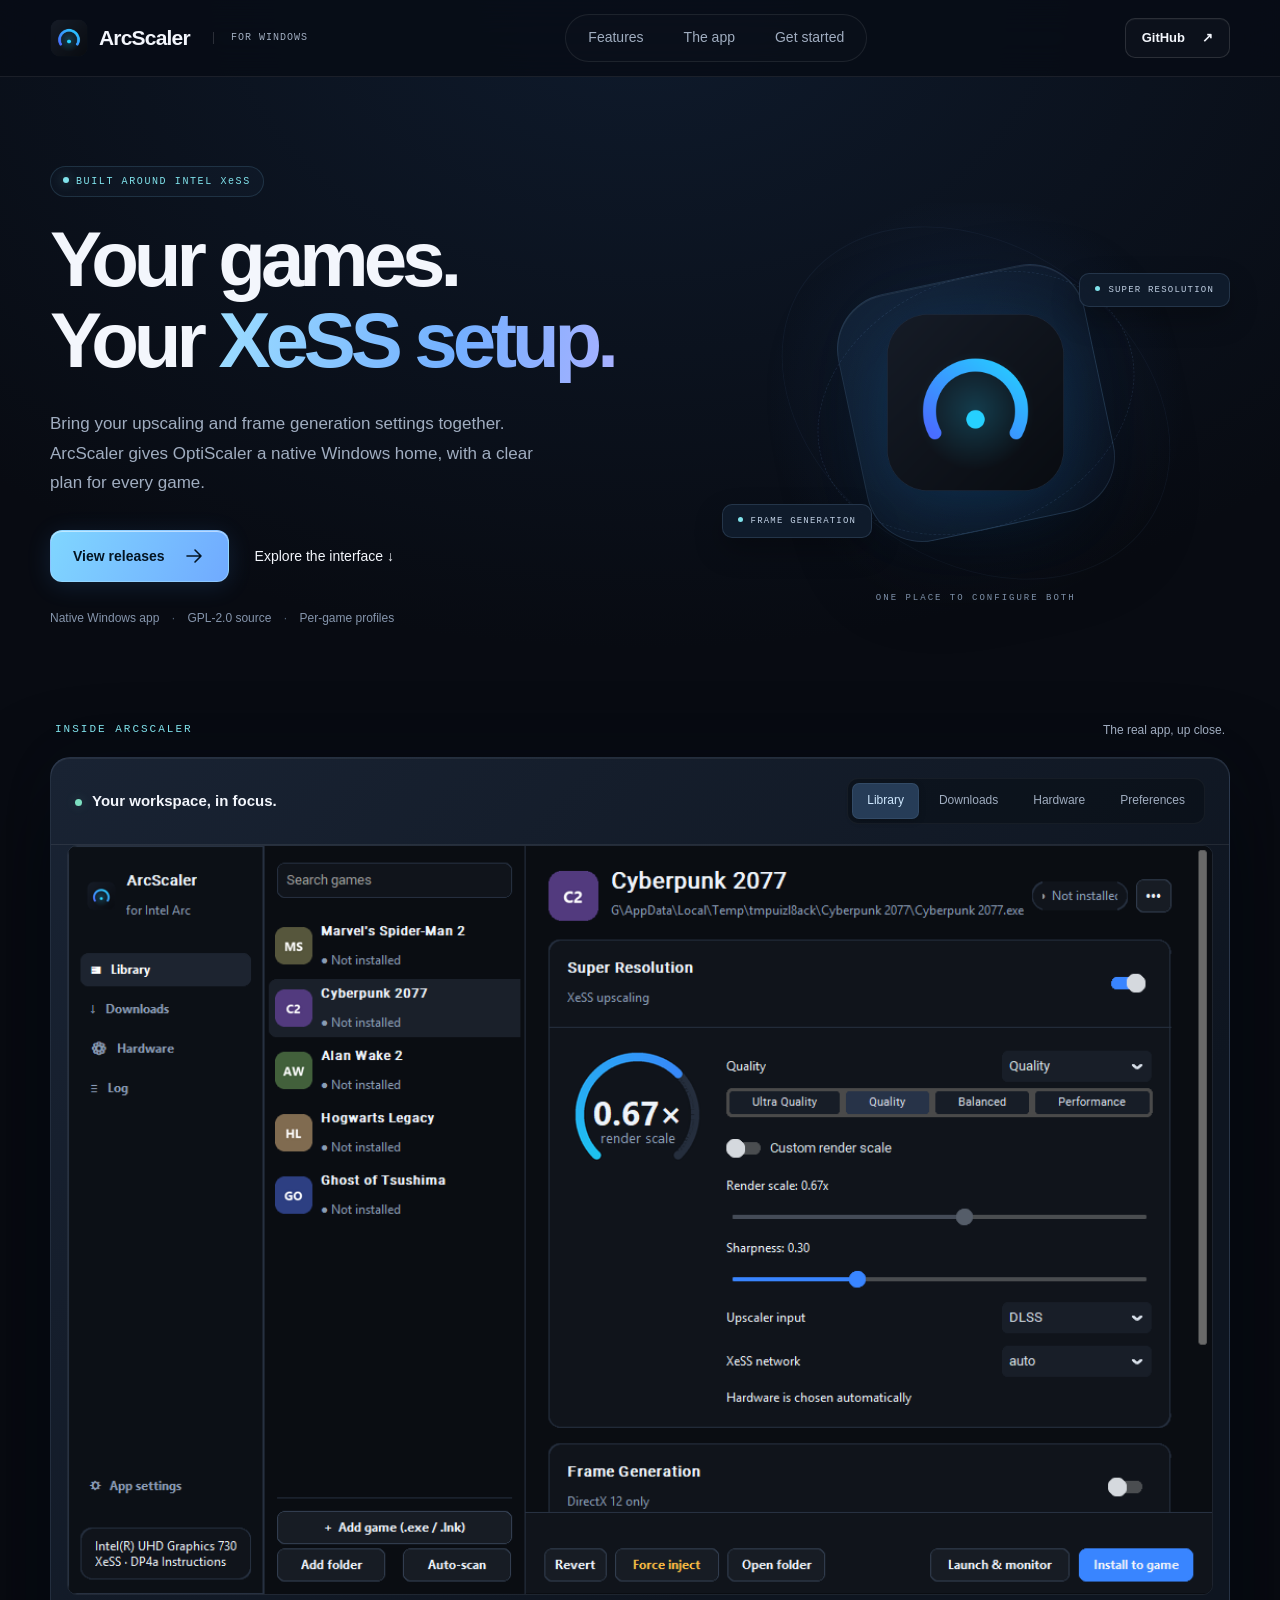
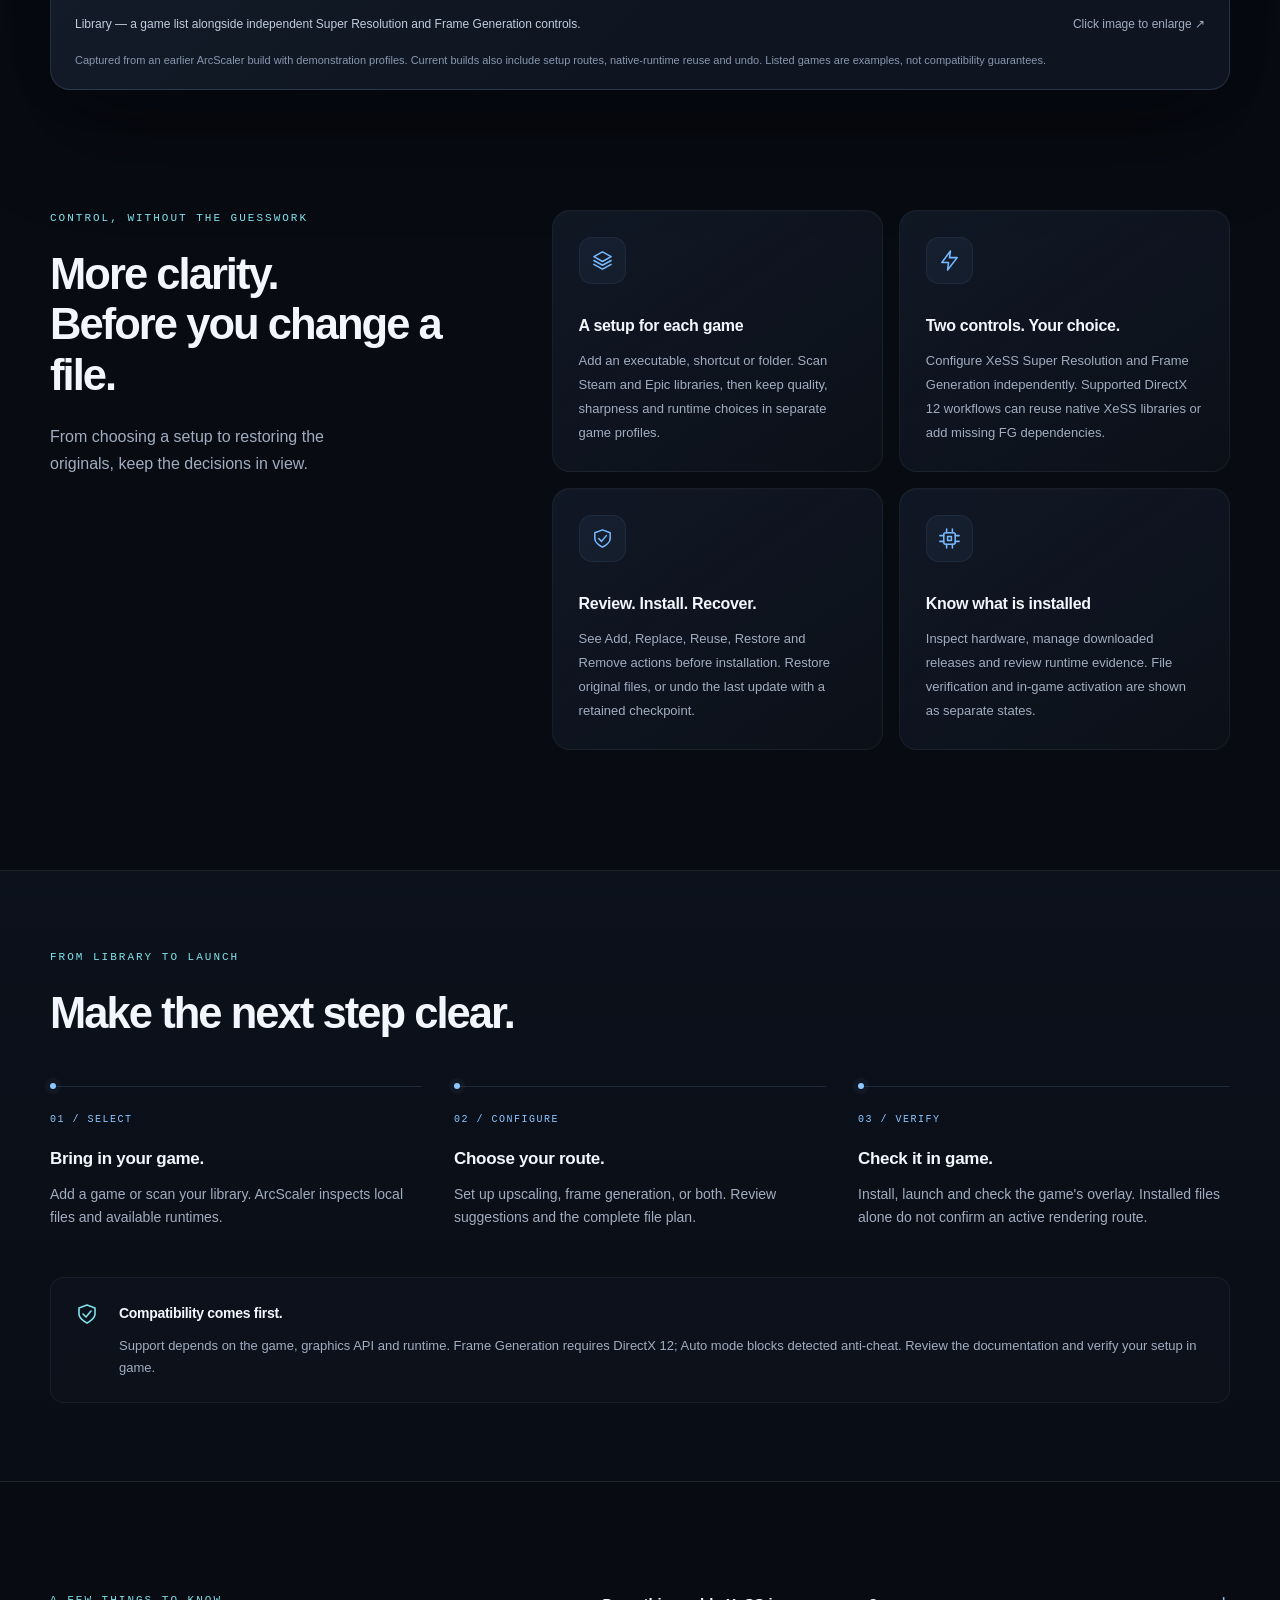
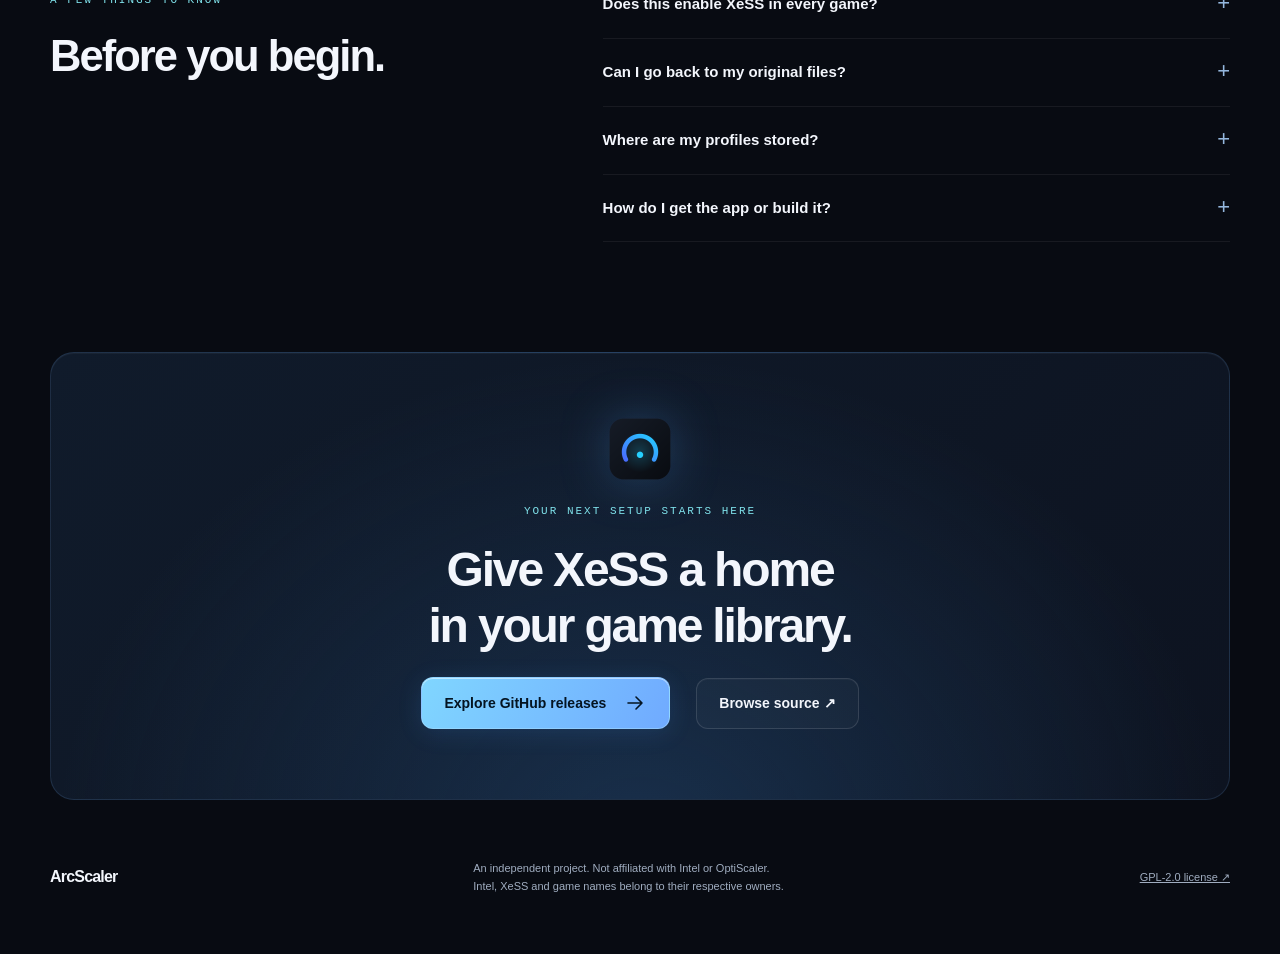
<file: website/index.html>
<!doctype html>
<html lang="en"><head><meta charset="utf-8"><meta name="viewport" content="width=device-width,initial-scale=1"><title>ArcScaler — Your games. Your XeSS setup.</title><meta name="description" content="A native Windows manager for per-game OptiScaler and Intel XeSS configuration. Explore the real ArcScaler interface, installation previews and recovery tools."><meta name="theme-color" content="#090d14"><link rel="icon" href="assets/arcscaler-icon.png"><link rel="stylesheet" href="styles.css"><script src="script.js" defer></script></head>
<body><a class="skip" href="#main">Skip to content</a>
<svg class="symbols" xmlns="http://www.w3.org/2000/svg" aria-hidden="true"><symbol id="arrow" viewBox="0 0 24 24"><path d="M5 12h14m-6-6 6 6-6 6"/></symbol><symbol id="layers" viewBox="0 0 24 24"><path d="m12 3 9 5-9 5-9-5 9-5Zm-9 9 9 5 9-5M3 16l9 5 9-5"/></symbol><symbol id="spark" viewBox="0 0 24 24"><path d="m13 2-9 12h7l-1 8 10-13h-8l1-7Z"/></symbol><symbol id="shield" viewBox="0 0 24 24"><path d="m12 3 8 3v6c0 5-8 9-8 9s-8-4-8-9V6l8-3Z"/><path d="m8 12 3 3 5-6"/></symbol><symbol id="chip" viewBox="0 0 24 24"><rect x="6" y="6" width="12" height="12" rx="2"/><path d="M9 2v4m6-4v4M9 18v4m6-4v4M2 9h4m-4 6h4m12-6h4m-4 6h4M10 10h4v4h-4Z"/></symbol></svg>
<header><nav class="wrap" aria-label="Main navigation"><a class="brand" href="#"><img src="assets/arcscaler-icon.png" alt="" width="38" height="38">ArcScaler<span class="tag">FOR WINDOWS</span></a><div class="navlinks"><a href="#features">Features</a><a href="#interface">The app</a><a href="#guide">Get started</a></div><a class="button small" href="https://github.com/Adib1133/OptiXess">GitHub <span aria-hidden="true">↗</span></a></nav></header>
<main id="main"><section class="hero wrap"><div class="hero-copy"><p class="eyebrow"><span class="dot"></span> BUILT AROUND INTEL XeSS</p><h1>Your games.<br>Your <span>XeSS setup.</span></h1><p class="intro">Bring your upscaling and frame generation settings together. ArcScaler gives OptiScaler a native Windows home, with a clear plan for every game.</p><div class="actions"><a class="button primary" href="https://github.com/Adib1133/OptiXess/releases">View releases <svg><use href="#arrow"/></svg></a><a class="text-link" href="#interface">Explore the interface <span aria-hidden="true">↓</span></a></div><p class="hero-note">Native Windows app <span>·</span> GPL-2.0 source <span>·</span> Per-game profiles</p></div><div class="hero-art" aria-hidden="true"><div class="orbit orbit-one"></div><div class="orbit orbit-two"></div><img src="assets/arcscaler-icon.png" width="240" height="240" alt=""><span class="art-label label-one">SUPER RESOLUTION</span><span class="art-label label-two">FRAME GENERATION</span><span class="art-caption">ONE PLACE TO CONFIGURE BOTH</span></div></section>
<div class="wrap preview-intro"><span class="eyebrow">INSIDE ARCSCALER</span><span class="muted">The real app, up close.</span></div>
<section class="wrap showcase" id="interface" aria-labelledby="interface-title"><div class="showcase-bar"><h2 id="interface-title">Your workspace, in focus.</h2><div class="view-switch" role="group" aria-label="Choose an app screenshot"><button aria-pressed="true" data-view="library">Library</button><button aria-pressed="false" data-view="downloads">Downloads</button><button aria-pressed="false" data-view="hardware">Hardware</button><button aria-pressed="false" data-view="app-settings">Preferences</button></div></div><a id="image-link" href="assets/library.png" target="_blank" rel="noopener" aria-label="Open full-size app screenshot"><img id="app-image" src="assets/library.png" width="1100" height="720" alt="ArcScaler Library showing game profiles, XeSS quality controls and installation actions"></a><div class="capture-caption"><p id="capture-text" aria-live="polite">Library — a game list alongside independent Super Resolution and Frame Generation controls.</p><span>Click image to enlarge ↗</span></div><p class="capture-note">Captured from an earlier ArcScaler build with demonstration profiles. Current builds also include setup routes, native-runtime reuse and undo. Listed games are examples, not compatibility guarantees.</p></section>
<section class="wrap features" id="features"><div class="section-heading"><p class="eyebrow">CONTROL, WITHOUT THE GUESSWORK</p><h2>More clarity.<br>Before you change a file.</h2><p>From choosing a setup to restoring the originals, keep the decisions in view.</p></div><div class="feature-grid"><article><svg><use href="#layers"/></svg><h3>A setup for each game</h3><p>Add an executable, shortcut or folder. Scan Steam and Epic libraries, then keep quality, sharpness and runtime choices in separate game profiles.</p></article><article><svg><use href="#spark"/></svg><h3>Two controls. Your choice.</h3><p>Configure XeSS Super Resolution and Frame Generation independently. Supported DirectX 12 workflows can reuse native XeSS libraries or add missing FG dependencies.</p></article><article><svg><use href="#shield"/></svg><h3>Review. Install. Recover.</h3><p>See Add, Replace, Reuse, Restore and Remove actions before installation. Restore original files, or undo the last update with a retained checkpoint.</p></article><article><svg><use href="#chip"/></svg><h3>Know what is installed</h3><p>Inspect hardware, manage downloaded releases and review runtime evidence. File verification and in-game activation are shown as separate states.</p></article></div></section>
<section class="workflow" id="guide"><div class="wrap"><div class="section-heading"><p class="eyebrow">FROM LIBRARY TO LAUNCH</p><h2>Make the next step clear.</h2></div><div class="steps"><article><span>01 / SELECT</span><h3>Bring in your game.</h3><p>Add a game or scan your library. ArcScaler inspects local files and available runtimes.</p></article><article><span>02 / CONFIGURE</span><h3>Choose your route.</h3><p>Set up upscaling, frame generation, or both. Review suggestions and the complete file plan.</p></article><article><span>03 / VERIFY</span><h3>Check it in game.</h3><p>Install, launch and check the game's overlay. Installed files alone do not confirm an active rendering route.</p></article></div><aside class="compatibility"><svg><use href="#shield"/></svg><div><h3>Compatibility comes first.</h3><p>Support depends on the game, graphics API and runtime. Frame Generation requires DirectX 12; Auto mode blocks detected anti-cheat. Review the documentation and verify your setup in game.</p></div></aside></div></section>
<section class="wrap faq"><div><p class="eyebrow">A FEW THINGS TO KNOW</p><h2>Before you begin.</h2></div><div><details><summary>Does this enable XeSS in every game?</summary><p>No. Game inputs, graphics APIs and runtime compatibility determine what is possible. Detection provides evidence; the game's overlay is needed to verify activation.</p></details><details><summary>Can I go back to my original files?</summary><p>ArcScaler keeps original-file backups. Restore removes files it created and restores the originals. Externally changed files require conflict handling. Undo last change retains one previous deployment after an update.</p></details><details><summary>Where are my profiles stored?</summary><p>Profiles, downloaded releases, cached icons and logs are stored locally in <code>%LOCALAPPDATA%\ArcScaler</code>. Diagnostic reports redact personal paths by default and are not uploaded automatically.</p></details><details><summary>How do I get the app or build it?</summary><p>Visit GitHub Releases for published downloads. Developers can install requirements.txt and run main.py. An offline executable build additionally requires the validated runtime package described in the repository README.</p></details></div></section>
<section class="wrap closing"><img src="assets/arcscaler-icon.png" width="64" height="64" alt=""><p class="eyebrow">YOUR NEXT SETUP STARTS HERE</p><h2>Give XeSS a home<br>in your game library.</h2><div class="actions"><a class="button primary" href="https://github.com/Adib1133/OptiXess/releases">Explore GitHub releases <svg><use href="#arrow"/></svg></a><a class="button" href="https://github.com/Adib1133/OptiXess">Browse source ↗</a></div></section></main>
<footer class="wrap"><a class="brand" href="#">ArcScaler</a><p>An independent project. Not affiliated with Intel or OptiScaler.<br>Intel, XeSS and game names belong to their respective owners.</p><a href="https://github.com/Adib1133/OptiXess/blob/HEAD/LICENSE.txt">GPL-2.0 license ↗</a></footer></body></html>
</file>
<file: website/styles.css>
/* Static, dependency-free ArcScaler showcase. */
:root{color-scheme:dark;--bg:#090d14;--panel:#101720;--line:#26303e;--text:#edf3fa;--muted:#9caabd;--blue:#49aeff;--cyan:#48d5ea}*{box-sizing:border-box}html{scroll-behavior:smooth;scroll-padding-top:100px}body{margin:0;background:var(--bg);color:var(--text);font:16px/1.65 "Segoe UI",Arial,sans-serif}a{color:inherit}button{font:inherit}img{display:block;max-width:100%;height:auto}svg{width:24px;height:24px;fill:none;stroke:currentColor;stroke-width:1.6;stroke-linecap:round;stroke-linejoin:round;flex-shrink:0}.symbols{display:none}.wrap{width:min(1180px,calc(100% - 64px));margin-inline:auto}.skip{position:fixed;top:-100px;left:16px;z-index:10;background:white;color:black;padding:12px}.skip:focus{top:12px}:focus-visible{outline:2px solid var(--cyan);outline-offset:5px}header{border-bottom:1px solid var(--line);background:#090d14ee}nav{min-height:88px;display:flex;align-items:center;justify-content:space-between;gap:25px}.brand{display:flex;align-items:center;gap:11px;font-size:21px;font-weight:700;letter-spacing:-.6px;text-decoration:none}.tag{margin-left:12px;color:var(--muted);font:10px/1.2 Consolas,monospace;letter-spacing:1px}.navlinks{display:flex;gap:32px}.navlinks a{text-decoration:none;color:var(--muted);font-size:14px}.navlinks a:hover,.text-link:hover{color:var(--cyan)}.button{display:inline-flex;align-items:center;justify-content:center;gap:17px;border:1px solid #3a475b;border-radius:7px;padding:13px 22px;font-weight:600;text-decoration:none;background:#141c28;transition:background .2s,transform .2s}.button:hover{background:#243349;transform:translateY(-2px)}.button.small{font-size:13px;padding:8px 16px}.button.primary{color:#051421;background:#59baff;border-color:#59baff}.button.primary:hover{background:#91d1ff}.hero{display:grid;grid-template-columns:1.25fr 1fr;align-items:center;min-height:595px;padding-block:76px 64px;gap:48px}.eyebrow{font:11px/1.5 Consolas,monospace;letter-spacing:2px;color:var(--cyan);margin:0 0 22px}.dot{display:inline-block;width:6px;height:6px;background:var(--cyan);border-radius:50%;margin:0 7px 2px 0}h1{font-size:clamp(48px,5.7vw,76px);font-weight:600;line-height:1.07;letter-spacing:-4px;margin:0 0 28px}h1 span{color:var(--blue)}.intro{font-size:18px;line-height:1.75;color:var(--muted);max-width:535px;margin:0 0 32px}.actions{display:flex;align-items:center;gap:26px;flex-wrap:wrap}.text-link{font-size:14px;text-decoration:none}.hero-note{font-size:12px;color:var(--muted);margin-top:25px}.hero-note span{padding:0 9px;color:#526477}.hero-art{height:380px;position:relative;display:grid;place-items:center;background:radial-gradient(ellipse,#14385b80,transparent 68%)}.hero-art img{width:210px;filter:drop-shadow(0 15px 40px #0052a744)}.orbit{position:absolute;width:300px;height:300px;border:1px solid #284566;border-radius:50%;transform:rotate(-25deg) scaleY(.75)}.orbit-two{width:390px;height:390px;transform:rotate(35deg) scaleY(.75);border-color:#1d2b3d}.art-label{position:absolute;font:9px Consolas,monospace;letter-spacing:1.2px;color:#c1d1e5;background:#111c2a;border:1px solid #2f455e;border-radius:4px;padding:8px 12px}.label-one{top:65px;right:0}.label-two{bottom:72px;left:0}.art-caption{position:absolute;bottom:0;font:9px Consolas,monospace;letter-spacing:2px;color:var(--muted)}.preview-intro{display:flex;justify-content:space-between;gap:20px;font-size:12px;margin-bottom:16px}.preview-intro .eyebrow{margin:0}.muted{color:var(--muted)}.showcase{background:#10161f;border:1px solid #344254;border-radius:12px;overflow:hidden;box-shadow:0 30px 100px #0005}.showcase-bar{display:flex;align-items:center;justify-content:space-between;gap:15px;padding:20px 24px;border-bottom:1px solid var(--line)}.showcase h2{font-size:15px;margin:0;font-weight:600;letter-spacing:0}.view-switch{display:flex;gap:5px;flex-wrap:wrap}.view-switch button{background:transparent;border:1px solid transparent;color:var(--muted);font-size:12px;padding:7px 14px;border-radius:5px;cursor:pointer}.view-switch button[aria-pressed=true]{background:#203249;color:#8dcfff;border-color:#344b66}.view-switch button:hover{color:white}#app-image{width:100%;aspect-ratio:1100/720;object-fit:contain;background:#080c11}.capture-caption{display:flex;justify-content:space-between;gap:25px;padding:16px 24px;font-size:12px;border-top:1px solid var(--line)}.capture-caption p{margin:0}.capture-caption span{color:var(--muted);white-space:nowrap}.capture-note{color:var(--muted);font-size:11px;margin:0;padding:0 24px 20px}.features{padding-block:112px;display:grid;grid-template-columns:.85fr 1.3fr;gap:80px}h2{font-size:clamp(30px,3.4vw,44px);line-height:1.16;letter-spacing:-1.7px;font-weight:600;margin:0 0 24px}.section-heading>p:last-child{color:var(--muted);max-width:330px}.feature-grid{display:grid;grid-template-columns:1fr 1fr;gap:42px 38px}.feature-grid article>svg{color:var(--blue);width:28px;height:28px;margin-bottom:14px}h3{font-size:17px;letter-spacing:-.3px;margin:0 0 10px}.feature-grid p,.steps p,.compatibility p{font-size:14px;color:var(--muted);margin:0}.workflow{border-block:1px solid var(--line);padding:78px 0;background:#0d131d}.steps{display:grid;grid-template-columns:repeat(3,1fr);gap:48px;margin:48px 0}.steps article{border-top:1px solid #34455a;padding-top:22px}.steps span{font:11px Consolas,monospace;color:var(--blue);letter-spacing:1.5px;display:block;margin-bottom:20px}.compatibility{display:flex;gap:20px;background:#141e2b;border:1px solid #293c53;padding:24px;border-radius:7px}.compatibility svg{color:var(--cyan)}.compatibility h3{font-size:14px}.compatibility p{font-size:13px}.faq{padding-block:96px;display:grid;grid-template-columns:1fr 1.3fr;gap:70px}details{border-bottom:1px solid var(--line);padding:20px 0}details:first-child{padding-top:0}summary{cursor:pointer;font-size:15px;font-weight:600}details p{font-size:14px;color:var(--muted);margin-bottom:0}code{overflow-wrap:anywhere}.closing{text-align:center;border:1px solid var(--line);border-radius:10px;padding:54px 20px 60px;background:radial-gradient(ellipse at 50% 100%,#122d49,transparent 75%)}.closing img{margin:0 auto 22px}.closing h2{font-size:44px}.closing .actions{justify-content:center}footer{display:flex;align-items:center;justify-content:space-between;gap:30px;padding-block:44px}footer p,footer>a:last-child{font-size:11px;color:var(--muted)}footer .brand{font-size:16px}@media(max-width:900px){.tag{display:none}.hero{gap:15px}.hero-art{transform:scale(.85)}.features{gap:40px;grid-template-columns:1fr}.section-heading>p:last-child{max-width:500px}.faq{gap:35px}.capture-caption{flex-direction:column;gap:5px}}@media(max-width:650px){.wrap{width:calc(100% - 32px)}nav{min-height:76px;gap:10px}.brand{font-size:18px}.brand img{width:32px}.navlinks{display:none}.hero{display:block;padding-block:52px 35px;min-height:0}h1{letter-spacing:-2.5px}.intro{font-size:16px}.hero-art{display:none}.actions{gap:20px}.hero-note{font-size:10px}.hero-note span{padding:0 4px}.preview-intro{display:block}.preview-intro .muted{display:block;margin-top:5px}.showcase-bar{display:block;padding:16px 12px}.showcase h2{margin-bottom:12px}.view-switch{gap:0}.view-switch button{padding:7px 10px}.capture-caption{padding:12px;font-size:11px}.capture-note{padding:0 12px 14px;font-size:10px}.features{padding-block:64px;gap:24px}.feature-grid{grid-template-columns:1fr;gap:28px}.feature-grid article{border-top:1px solid var(--line);padding-top:24px}.workflow{padding-block:54px}.steps{grid-template-columns:1fr;gap:25px;margin:32px 0}.compatibility{padding:18px;gap:12px}.faq{padding-block:60px;grid-template-columns:1fr;gap:12px}.closing h2{font-size:32px}.closing{padding:36px 16px}.closing .actions{flex-direction:column}footer{flex-direction:column;align-items:flex-start;gap:12px;padding-block:30px}footer p{margin:0}}@media(prefers-reduced-motion:reduce){html{scroll-behavior:auto}*{transition:none!important}}


/* Modern visual refinement: brighter hierarchy, softer surfaces and restrained motion. */
:root {
  --bg: #080b12;
  --panel: #111824;
  --line: #ffffff14;
  --text: #f3f6fc;
  --muted: #a0adc0;
  --blue: #77b9ff;
  --cyan: #80e3ec;
}
body {
  background: radial-gradient(ellipse 75% 650px at 50% 0, #172e4d70, transparent), var(--bg);
  font-family: "Segoe UI Variable", "Segoe UI", Arial, sans-serif;
  -webkit-font-smoothing: antialiased;
}
::selection { background: #69b9ff50; color: #fff; }
header {
  position: sticky;
  top: 0;
  z-index: 5;
  background: #080c16d9;
  backdrop-filter: blur(22px);
  -webkit-backdrop-filter: blur(22px);
}
nav { min-height: 76px; }
.navlinks {
  gap: 4px;
  padding: 4px;
  border: 1px solid var(--line);
  border-radius: 100px;
  background: #ffffff03;
}
.navlinks a { padding: 7px 18px; border-radius: 100px; transition: background .2s, color .2s; }
.navlinks a:hover { background: #ffffff09; color: #fff; }
.brand { letter-spacing: -.8px; }
.tag { border-left: 1px solid #ffffff25; padding-left: 17px; }
.button {
  border-radius: 12px;
  border-color: #ffffff20;
  background: #ffffff06;
  box-shadow: inset 0 1px 0 #ffffff08;
  min-height: 48px;
  font-size: 14px;
  transition: transform .2s, background .2s, box-shadow .2s;
}
.button.small { min-height: 38px; border-radius: 10px; }
.button.primary {
  color: #041422;
  border-color: #a6dcff80;
  background: linear-gradient(115deg, #80d6ff, #70aaff);
  box-shadow: 0 4px 24px #4a9dff24, inset 0 1px 0 #ffffff80;
}
.button.primary:hover { background: linear-gradient(115deg, #a1e2ff, #90bdff); box-shadow: 0 8px 30px #4a9dff40; }
.hero {
  position: relative;
  min-height: 620px;
  padding-block: 88px 80px;
  gap: 36px;
}
h1 { font-size: clamp(52px, 6.1vw, 82px); font-weight: 650; letter-spacing: -.065em; line-height: 1.04; }
h1 span {
  background: linear-gradient(100deg, #9cddff 0%, #73afff 60%, #a8b1ff 100%);
  -webkit-background-clip: text;
  background-clip: text;
  color: transparent;
}
.hero-copy > .eyebrow {
  display: inline-flex;
  align-items: center;
  padding: 7px 12px;
  border: 1px solid #80d6ff25;
  border-radius: 100px;
  background: #72bdff08;
  font-size: 10px;
  letter-spacing: 1.6px;
}
.dot { box-shadow: 0 0 12px #80e3ec70; }
.intro { font-size: 17px; max-width: 490px; }
.hero-note { margin-top: 27px; color: #8595ac; }
.hero-art {
  height: 400px;
  isolation: isolate;
  background: radial-gradient(circle, #448aff1f, transparent 65%);
}
.hero-art::before {
  content: "";
  position: absolute;
  width: 250px;
  height: 250px;
  border-radius: 56px;
  transform: rotate(-12deg);
  background: linear-gradient(140deg, #1b334f70, #0b132255);
  border: 1px solid #98ceff20;
  box-shadow: inset 0 1px 0 #ffffff12, 0 35px 80px #0005;
  z-index: -1;
}
.hero-art img { width: 185px; filter: drop-shadow(0 15px 35px #009dff25); }
.orbit { border-style: dashed; border-color: #86baff20; width: 330px; height: 330px; }
.orbit-two { width: 420px; height: 420px; border-style: solid; border-color: #86baff0e; }
.art-label {
  padding: 11px 15px;
  border-radius: 10px;
  background: #111d2ee8;
  border-color: #9ccfff25;
  box-shadow: 0 12px 28px #0004;
  backdrop-filter: blur(12px);
}
.art-label::before { content: ""; display: inline-block; width: 5px; height: 5px; margin: 0 8px 1px 0; background: var(--cyan); border-radius: 50%; }
.label-one { top: 70px; }
.label-two { bottom: 65px; }
.art-caption { color: #7e91aa; font-size: 9px; }
.preview-intro { padding-inline: 5px; }
.showcase {
  border-radius: 20px;
  border-color: #9fbfef25;
  background: linear-gradient(135deg, #192333, #0e1520 70%);
  box-shadow: 0 35px 100px #0007, 0 0 70px #3069b00a, inset 0 1px 0 #ffffff10;
}
.showcase-bar { padding: 20px 24px; }
.showcase h2::before { content: ""; display: inline-block; width: 7px; height: 7px; border-radius: 50%; background: #7ddfc1; margin-right: 10px; box-shadow: 0 0 12px #7ddfc133; }
.view-switch { padding: 4px; background: #060a1166; border: 1px solid #ffffff0b; border-radius: 11px; }
.view-switch button { border-radius: 7px; transition: background .2s, color .2s; }
.view-switch button[aria-pressed=true] { background: #263c57; border-color: #6682a133; color: #d0e9ff; box-shadow: 0 2px 7px #0003; }
#image-link { display: block; margin: 0 16px; overflow: hidden; border: 1px solid #ffffff10; border-radius: 10px; }
.capture-caption { border: 0; color: #c0cddd; padding-top: 20px; }
.capture-note { color: #8797ae; }
.features { gap: 58px; padding-block: 120px; align-items: start; }
h2 { font-weight: 600; letter-spacing: -.045em; }
.feature-grid { gap: 16px; }
.feature-grid article {
  padding: 26px;
  border: 1px solid #ffffff0d;
  border-radius: 18px;
  background: linear-gradient(145deg, #17213299, #10162080);
  box-shadow: inset 0 1px 0 #ffffff04;
  transition: border-color .2s, transform .2s;
}
.feature-grid article:hover { border-color: #84baff35; transform: translateY(-3px); }
.feature-grid article > svg { box-sizing: content-box; padding: 11px; width: 23px; height: 23px; background: #77b9ff0d; border: 1px solid #77b9ff15; border-radius: 13px; margin-bottom: 20px; }
.feature-grid h3 { font-size: 16px; }
.feature-grid p { font-size: 13px; line-height: 1.85; }
.workflow { background: linear-gradient(180deg, #10182580, #0b101a60); }
.steps { gap: 32px; }
.steps article { position: relative; border-color: #88c2ff25; padding-top: 27px; }
.steps article::before { content: ""; position: absolute; width: 6px; height: 6px; background: #8dc7ff; border-radius: 50%; top: -4px; left: 0; box-shadow: 0 0 0 5px #8dc7ff0b; }
.steps span { font-size: 10px; color: #8dc7ff; }
.compatibility { border-radius: 14px; background: #8ebaff05; border-color: #8ebaff15; }
.faq { padding-block: 110px; }
details { padding: 21px 0; border-color: #ffffff10; }
summary { list-style: none; display: flex; justify-content: space-between; gap: 20px; }
summary::-webkit-details-marker { display: none; }
summary::after { content: "+"; color: #94b7dd; font-size: 22px; line-height: 1; font-weight: 400; }
details[open] summary::after { content: "−"; }
details[open] summary { color: #a4d5ff; }
.closing { padding: 64px 24px 70px; border-radius: 24px; border-color: #7bb7ff25; background: radial-gradient(ellipse at 50% 110%, #23497380, transparent 70%), linear-gradient(135deg, #101b2b, #0d1320); box-shadow: inset 0 1px 0 #ffffff0a; }
.closing img { filter: drop-shadow(0 0 24px #57acff40); }
.closing h2 { font-size: clamp(34px, 4vw, 48px); }
footer { padding-block: 48px; }
@media (max-width: 1000px) {
  .hero-art { transform: scale(.82); }
  .features { grid-template-columns: 1fr; gap: 32px; }
  .feature-grid { gap: 18px; }
  .navlinks a { padding-inline: 13px; }
}
@media (max-width: 650px) {
  nav { min-height: 70px; }
  .hero { min-height: 0; padding-block: 55px 45px; }
  h1 { font-size: clamp(47px, 10vw, 65px); }
  .hero-copy > .eyebrow { font-size: 9px; letter-spacing: 1px; }
  .hero-note { font-size: 10px; }
  .button { padding-inline: 18px; }
  .showcase { border-radius: 14px; }
  .showcase-bar { padding: 16px 12px 12px; }
  .view-switch { width: fit-content; max-width: 100%; }
  .view-switch button { padding: 8px 9px; font-size: 11px; }
  #image-link { margin-inline: 7px; border-radius: 6px; }
  .features { padding-block: 65px; }
  .feature-grid { gap: 12px; }
  .feature-grid article { padding: 24px; }
  .faq { padding-block: 65px; }
  .closing { padding: 40px 20px 45px; border-radius: 18px; }
  footer { padding-block: 32px; }
}
@media (prefers-reduced-motion: reduce) {
  *, *::before, *::after { animation: none !important; transition: none !important; }
  .button:hover, .feature-grid article:hover { transform: none; }
}
</file>
